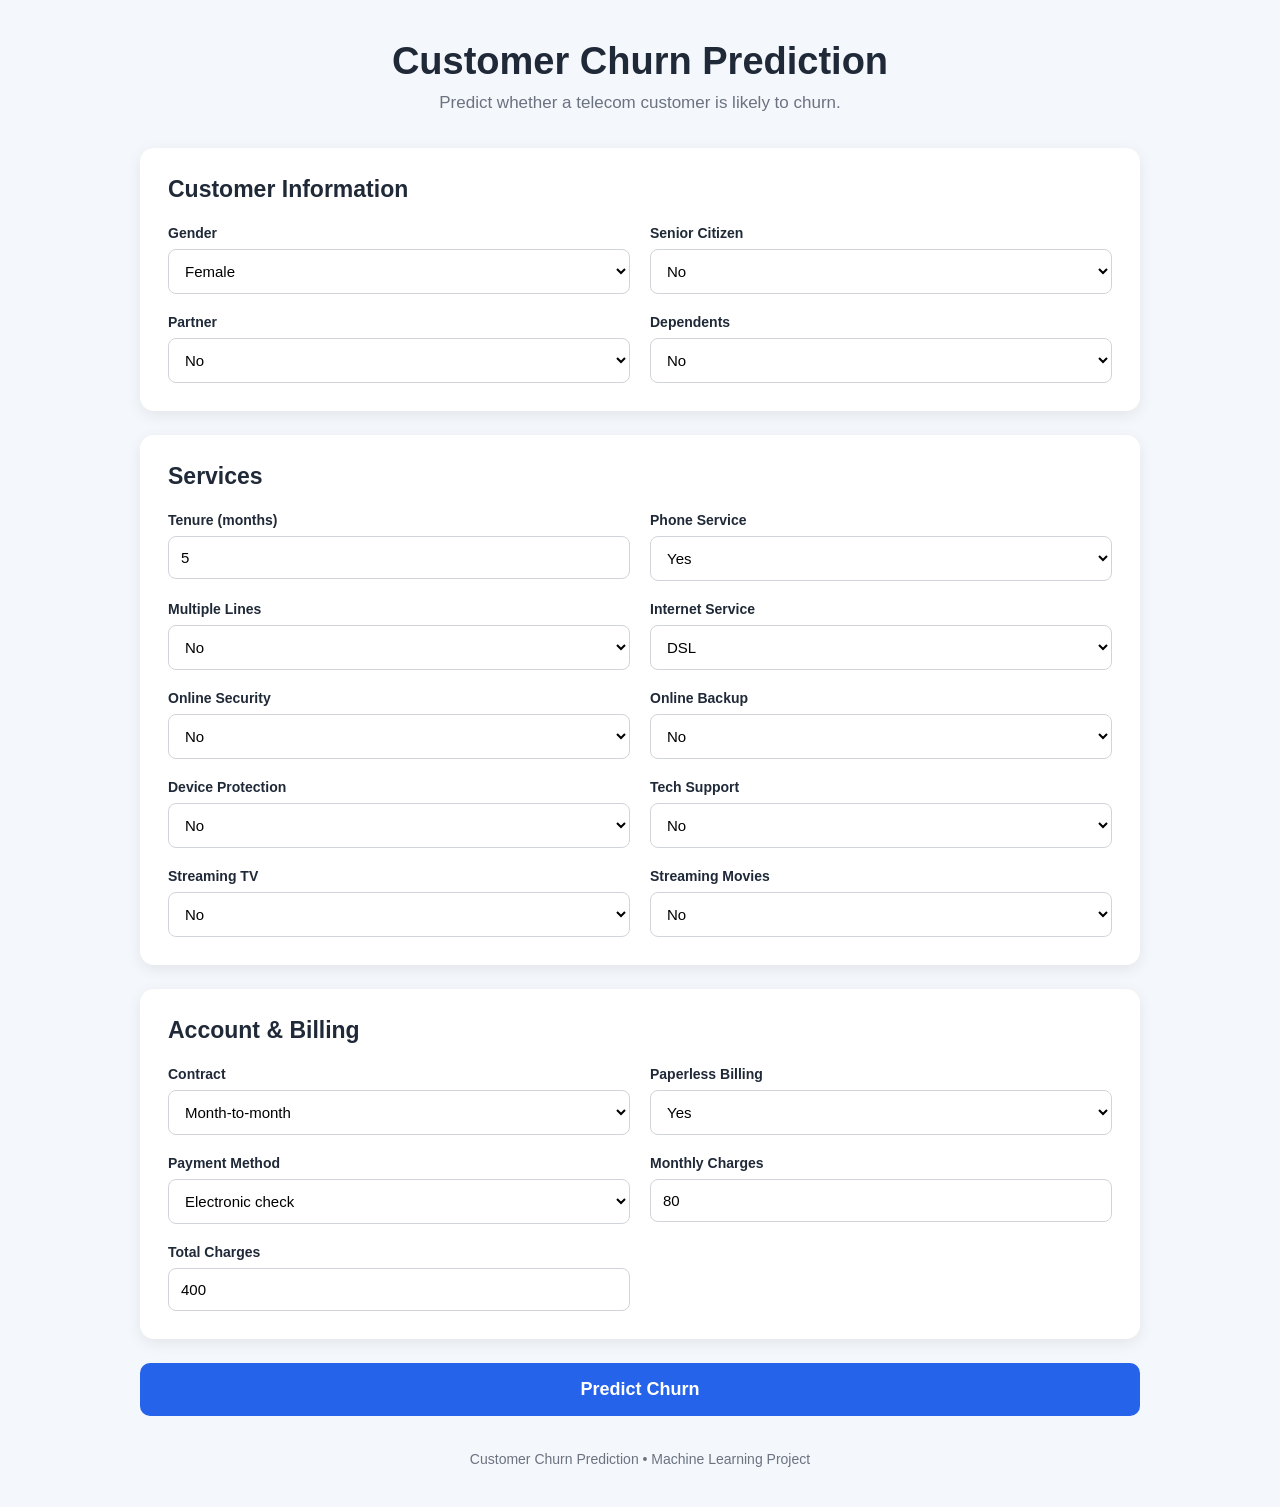
<file: index.html>
<!DOCTYPE html>
<html lang="en">

<head>
    <meta charset="UTF-8">
    <meta name="viewport" content="width=device-width, initial-scale=1.0">

    <title>Customer Churn Prediction</title>

    <link rel="stylesheet" href="style.css">
</head>

<body>

    <div class="container">

        <header>
            <h1>Customer Churn Prediction</h1>
            <p>Predict whether a telecom customer is likely to churn.</p>
        </header>


        <form id="churnForm">

            <!-- Customer Information -->
            <section class="card">

                <h2>Customer Information</h2>

                <div class="grid">

                    <div class="field">
                        <label for="gender">Gender</label>
                        <select id="gender" required>
                            <option value="Female">Female</option>
                            <option value="Male">Male</option>
                        </select>
                    </div>


                    <div class="field">
                        <label for="SeniorCitizen">Senior Citizen</label>
                        <select id="SeniorCitizen" required>
                            <option value="0">No</option>
                            <option value="1">Yes</option>
                        </select>
                    </div>


                    <div class="field">
                        <label for="Partner">Partner</label>
                        <select id="Partner" required>
                            <option value="No">No</option>
                            <option value="Yes">Yes</option>
                        </select>
                    </div>


                    <div class="field">
                        <label for="Dependents">Dependents</label>
                        <select id="Dependents" required>
                            <option value="No">No</option>
                            <option value="Yes">Yes</option>
                        </select>
                    </div>

                </div>

            </section>


            <!-- Services -->
            <section class="card">

                <h2>Services</h2>

                <div class="grid">

                    <div class="field">
                        <label for="tenure">Tenure (months)</label>
                        <input
                            type="number"
                            id="tenure"
                            min="0"
                            value="5"
                            required
                        >
                    </div>


                    <div class="field">
                        <label for="PhoneService">Phone Service</label>
                        <select id="PhoneService" required>
                            <option value="Yes">Yes</option>
                            <option value="No">No</option>
                        </select>
                    </div>


                    <div class="field">
                        <label for="MultipleLines">Multiple Lines</label>
                        <select id="MultipleLines" required>
                            <option value="No">No</option>
                            <option value="Yes">Yes</option>
                            <option value="No phone service">No phone service</option>
                        </select>
                    </div>


                    <div class="field">
                        <label for="InternetService">Internet Service</label>
                        <select id="InternetService" required>
                            <option value="DSL">DSL</option>
                            <option value="Fiber optic">Fiber optic</option>
                            <option value="No">No</option>
                        </select>
                    </div>


                    <div class="field">
                        <label for="OnlineSecurity">Online Security</label>
                        <select id="OnlineSecurity" required>
                            <option value="No">No</option>
                            <option value="Yes">Yes</option>
                            <option value="No internet service">No internet service</option>
                        </select>
                    </div>


                    <div class="field">
                        <label for="OnlineBackup">Online Backup</label>
                        <select id="OnlineBackup" required>
                            <option value="No">No</option>
                            <option value="Yes">Yes</option>
                            <option value="No internet service">No internet service</option>
                        </select>
                    </div>


                    <div class="field">
                        <label for="DeviceProtection">Device Protection</label>
                        <select id="DeviceProtection" required>
                            <option value="No">No</option>
                            <option value="Yes">Yes</option>
                            <option value="No internet service">No internet service</option>
                        </select>
                    </div>


                    <div class="field">
                        <label for="TechSupport">Tech Support</label>
                        <select id="TechSupport" required>
                            <option value="No">No</option>
                            <option value="Yes">Yes</option>
                            <option value="No internet service">No internet service</option>
                        </select>
                    </div>


                    <div class="field">
                        <label for="StreamingTV">Streaming TV</label>
                        <select id="StreamingTV" required>
                            <option value="No">No</option>
                            <option value="Yes">Yes</option>
                            <option value="No internet service">No internet service</option>
                        </select>
                    </div>


                    <div class="field">
                        <label for="StreamingMovies">Streaming Movies</label>
                        <select id="StreamingMovies" required>
                            <option value="No">No</option>
                            <option value="Yes">Yes</option>
                            <option value="No internet service">No internet service</option>
                        </select>
                    </div>

                </div>

            </section>


            <!-- Account -->
            <section class="card">

                <h2>Account & Billing</h2>

                <div class="grid">

                    <div class="field">
                        <label for="Contract">Contract</label>
                        <select id="Contract" required>
                            <option value="Month-to-month">Month-to-month</option>
                            <option value="One year">One year</option>
                            <option value="Two year">Two year</option>
                        </select>
                    </div>


                    <div class="field">
                        <label for="PaperlessBilling">Paperless Billing</label>
                        <select id="PaperlessBilling" required>
                            <option value="Yes">Yes</option>
                            <option value="No">No</option>
                        </select>
                    </div>


                    <div class="field">
                        <label for="PaymentMethod">Payment Method</label>
                        <select id="PaymentMethod" required>
                            <option value="Electronic check">Electronic check</option>
                            <option value="Mailed check">Mailed check</option>
                            <option value="Bank transfer (automatic)">
                                Bank transfer (automatic)
                            </option>
                            <option value="Credit card (automatic)">
                                Credit card (automatic)
                            </option>
                        </select>
                    </div>


                    <div class="field">
                        <label for="MonthlyCharges">Monthly Charges</label>
                        <input
                            type="number"
                            id="MonthlyCharges"
                            min="0"
                            step="0.01"
                            value="80"
                            required
                        >
                    </div>


                    <div class="field">
                        <label for="TotalCharges">Total Charges</label>
                        <input
                            type="number"
                            id="TotalCharges"
                            min="0"
                            step="0.01"
                            value="400"
                            required
                        >
                    </div>

                </div>

            </section>


            <button type="submit" id="predictButton">
                Predict Churn
            </button>

        </form>


        <!-- Loading -->
        <div id="loading" class="loading hidden">
            Predicting...
        </div>


        <!-- Result -->
        <section id="result" class="result hidden">

            <h2>Prediction Result</h2>

            <div class="result-box">

                <p class="result-label">Prediction</p>
                <h3 id="prediction"></h3>

                <p class="result-label">Churn Probability</p>
                <div class="probability" id="probability"></div>

                <p class="result-label">Risk Level</p>
                <div id="risk"></div>

            </div>

        </section>


        <footer>
            <p>
                Customer Churn Prediction • Machine Learning Project
            </p>
        </footer>

    </div>


    <script src="script.js"></script>

</body>

</html>
</file>
<file: style.css>
* {
    box-sizing: border-box;
    margin: 0;
    padding: 0;
}

body {
    font-family: Arial, Helvetica, sans-serif;
    background: #f4f7fb;
    color: #1f2937;
    min-height: 100vh;
}

.container {
    width: 90%;
    max-width: 1000px;
    margin: 40px auto;
}

header {
    text-align: center;
    margin-bottom: 35px;
}

header h1 {
    font-size: 38px;
    margin-bottom: 10px;
}

header p {
    color: #6b7280;
    font-size: 17px;
}

.card {
    background: white;
    padding: 28px;
    margin-bottom: 24px;
    border-radius: 14px;
    box-shadow: 0 4px 15px rgba(0, 0, 0, 0.08);
}

.card h2 {
    margin-bottom: 22px;
    font-size: 23px;
}

.grid {
    display: grid;
    grid-template-columns: repeat(2, 1fr);
    gap: 20px;
}

.field {
    display: flex;
    flex-direction: column;
}

.field label {
    font-weight: 600;
    margin-bottom: 8px;
    font-size: 14px;
}

.field input,
.field select {
    width: 100%;
    padding: 12px;
    border: 1px solid #d1d5db;
    border-radius: 8px;
    font-size: 15px;
    background: white;
}

.field input:focus,
.field select:focus {
    outline: none;
    border-color: #2563eb;
}

button {
    width: 100%;
    padding: 16px;
    border: none;
    border-radius: 10px;
    background: #2563eb;
    color: white;
    font-size: 18px;
    font-weight: 700;
    cursor: pointer;
    transition: 0.2s;
}

button:hover {
    background: #1d4ed8;
}

button:disabled {
    background: #9ca3af;
    cursor: not-allowed;
}

.loading {
    text-align: center;
    margin: 25px 0;
    font-size: 18px;
    font-weight: 600;
}

.hidden {
    display: none;
}

.result {
    margin-top: 30px;
}

.result h2 {
    text-align: center;
    margin-bottom: 20px;
}

.result-box {
    background: white;
    padding: 30px;
    border-radius: 14px;
    text-align: center;
    box-shadow: 0 4px 15px rgba(0, 0, 0, 0.08);
}

.result-label {
    color: #6b7280;
    font-size: 14px;
    margin-top: 15px;
    margin-bottom: 6px;
}

#prediction {
    font-size: 32px;
    margin-bottom: 20px;
}

#probability {
    font-size: 30px;
    font-weight: 700;
}

#risk {
    display: inline-block;
    padding: 8px 18px;
    border-radius: 20px;
    font-weight: 700;
    margin-top: 5px;
}

footer {
    text-align: center;
    margin-top: 35px;
    color: #6b7280;
    font-size: 14px;
}

@media (max-width: 700px) {

    .container {
        width: 94%;
        margin: 25px auto;
    }

    header h1 {
        font-size: 30px;
    }

    .grid {
        grid-template-columns: 1fr;
    }

    .card {
        padding: 20px;
    }
}
</file>
<file: public/style.css>
* {
    box-sizing: border-box;
    margin: 0;
    padding: 0;
}

body {
    font-family: Arial, Helvetica, sans-serif;
    background: #f4f7fb;
    color: #1f2937;
    min-height: 100vh;
}

.container {
    width: 90%;
    max-width: 1000px;
    margin: 40px auto;
}

header {
    text-align: center;
    margin-bottom: 35px;
}

header h1 {
    font-size: 38px;
    margin-bottom: 10px;
}

header p {
    color: #6b7280;
    font-size: 17px;
}

.card {
    background: white;
    padding: 28px;
    margin-bottom: 24px;
    border-radius: 14px;
    box-shadow: 0 4px 15px rgba(0, 0, 0, 0.08);
}

.card h2 {
    margin-bottom: 22px;
    font-size: 23px;
}

.grid {
    display: grid;
    grid-template-columns: repeat(2, 1fr);
    gap: 20px;
}

.field {
    display: flex;
    flex-direction: column;
}

.field label {
    font-weight: 600;
    margin-bottom: 8px;
    font-size: 14px;
}

.field input,
.field select {
    width: 100%;
    padding: 12px;
    border: 1px solid #d1d5db;
    border-radius: 8px;
    font-size: 15px;
    background: white;
}

.field input:focus,
.field select:focus {
    outline: none;
    border-color: #2563eb;
}

button {
    width: 100%;
    padding: 16px;
    border: none;
    border-radius: 10px;
    background: #2563eb;
    color: white;
    font-size: 18px;
    font-weight: 700;
    cursor: pointer;
    transition: 0.2s;
}

button:hover {
    background: #1d4ed8;
}

button:disabled {
    background: #9ca3af;
    cursor: not-allowed;
}

.loading {
    text-align: center;
    margin: 25px 0;
    font-size: 18px;
    font-weight: 600;
}

.hidden {
    display: none;
}

.result {
    margin-top: 30px;
}

.result h2 {
    text-align: center;
    margin-bottom: 20px;
}

.result-box {
    background: white;
    padding: 30px;
    border-radius: 14px;
    text-align: center;
    box-shadow: 0 4px 15px rgba(0, 0, 0, 0.08);
}

.result-label {
    color: #6b7280;
    font-size: 14px;
    margin-top: 15px;
    margin-bottom: 6px;
}

#prediction {
    font-size: 32px;
    margin-bottom: 20px;
}

#probability {
    font-size: 30px;
    font-weight: 700;
}

#risk {
    display: inline-block;
    padding: 8px 18px;
    border-radius: 20px;
    font-weight: 700;
    margin-top: 5px;
}

footer {
    text-align: center;
    margin-top: 35px;
    color: #6b7280;
    font-size: 14px;
}

@media (max-width: 700px) {

    .container {
        width: 94%;
        margin: 25px auto;
    }

    header h1 {
        font-size: 30px;
    }

    .grid {
        grid-template-columns: 1fr;
    }

    .card {
        padding: 20px;
    }
}
</file>
